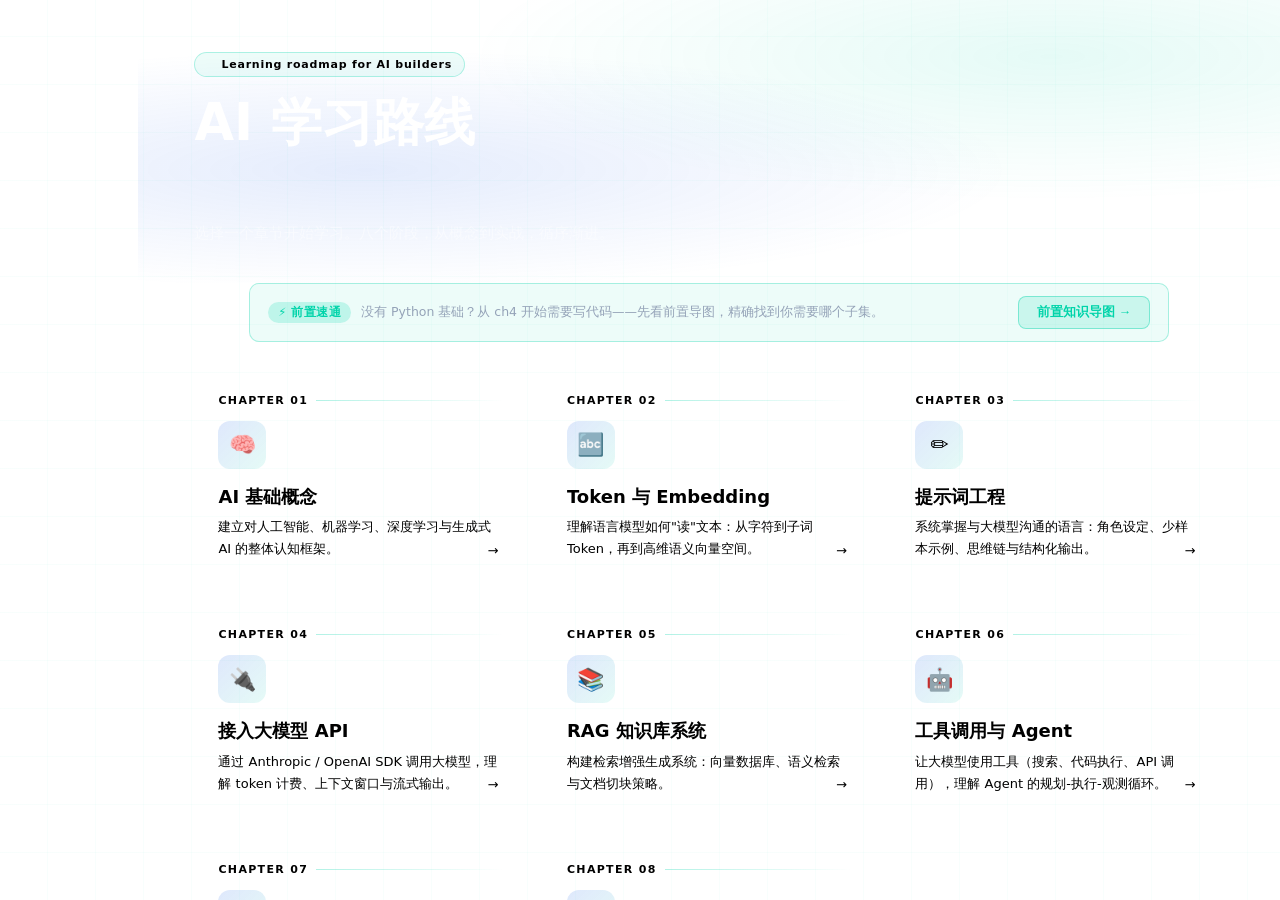
<file: index.html>
<!DOCTYPE html>
<html lang="zh-CN">
<head>
  <meta charset="UTF-8" />
  <meta name="viewport" content="width=device-width, initial-scale=1.0" />
  <title>AI 学习路线 · 从入门到实践</title>
  <link rel="stylesheet" href="assets/styles.css" />
</head>
<body>
<div class="grid-bg"></div>
<div class="app" id="app">

  <!-- TOC toggle button (visible in content view only via CSS) -->
  <button class="toc-toggle-btn" id="tocToggleBtn" title="展开目录" aria-label="切换目录">☰</button>
  <!-- Overlay to close TOC on mobile when tapping content area -->
  <div class="toc-overlay" id="tocOverlay"></div>

  <!-- ══ SIDEBAR ══ -->
  <nav class="sidebar" id="sidebar">
    <button class="back-btn" id="backBtn">返回章节地图</button>
    <div class="toc-chapter" id="tocChapterLabel">本章目录</div>
    <div class="toc-scroll">
      <div id="tocList"></div>
    </div>
  </nav>

  <!-- ══ MAIN ══ -->
  <div class="main-area">

    <!-- MAP VIEW -->
    <div class="map-view" id="mapView">
      <header class="hero">
        <div class="eyebrow"><span></span>Learning roadmap for AI builders</div>
        <h1>AI 学习路线<br><em>从入门到实践</em></h1>
        <p class="hero-sub">选择一个章节开始学习。八个阶段，从概念到实战，循序渐进。</p>
      </header>

      <!-- Python prerequisite banner -->
      <div class="python-prereq-banner">
        <div class="python-prereq-inner">
          <div class="python-prereq-left">
            <span class="python-prereq-badge">⚡ 前置速通</span>
            <span class="python-prereq-text">没有 Python 基础？从 ch4 开始需要写代码——先看前置导图，精确找到你需要哪个子集。</span>
          </div>
          <button class="python-prereq-btn chapter-card" data-chapter="0">前置知识导图 →</button>
        </div>
      </div>

      <div class="chapter-grid" id="chapterGrid">
        <div class="chapter-card" data-chapter="1">
          <div class="card-num">Chapter 01</div>
          <div class="card-icon">🧠</div>
          <div class="card-title">AI 基础概念</div>
          <div class="card-desc">建立对人工智能、机器学习、深度学习与生成式 AI 的整体认知框架。</div>
          <div class="card-arrow">→</div>
        </div>
        <div class="chapter-card" data-chapter="2">
          <div class="card-num">Chapter 02</div>
          <div class="card-icon">🔤</div>
          <div class="card-title">Token 与 Embedding</div>
          <div class="card-desc">理解语言模型如何"读"文本：从字符到子词 Token，再到高维语义向量空间。</div>
          <div class="card-arrow">→</div>
        </div>
        <div class="chapter-card" data-chapter="3">
          <div class="card-num">Chapter 03</div>
          <div class="card-icon">✏️</div>
          <div class="card-title">提示词工程</div>
          <div class="card-desc">系统掌握与大模型沟通的语言：角色设定、少样本示例、思维链与结构化输出。</div>
          <div class="card-arrow">→</div>
        </div>
        <div class="chapter-card" data-chapter="4">
          <div class="card-num">Chapter 04</div>
          <div class="card-icon">🔌</div>
          <div class="card-title">接入大模型 API</div>
          <div class="card-desc">通过 Anthropic / OpenAI SDK 调用大模型，理解 token 计费、上下文窗口与流式输出。</div>
          <div class="card-arrow">→</div>
        </div>
        <div class="chapter-card" data-chapter="5">
          <div class="card-num">Chapter 05</div>
          <div class="card-icon">📚</div>
          <div class="card-title">RAG 知识库系统</div>
          <div class="card-desc">构建检索增强生成系统：向量数据库、语义检索与文档切块策略。</div>
          <div class="card-arrow">→</div>
        </div>
        <div class="chapter-card" data-chapter="6">
          <div class="card-num">Chapter 06</div>
          <div class="card-icon">🤖</div>
          <div class="card-title">工具调用与 Agent</div>
          <div class="card-desc">让大模型使用工具（搜索、代码执行、API 调用），理解 Agent 的规划-执行-观测循环。</div>
          <div class="card-arrow">→</div>
        </div>
        <div class="chapter-card" data-chapter="7">
          <div class="card-num">Chapter 07</div>
          <div class="card-icon">📊</div>
          <div class="card-title">评估</div>
          <div class="card-desc">建立对大模型应用效果的系统性评估方法：自动指标、人工评测与 LLM-as-judge。</div>
          <div class="card-arrow">→</div>
        </div>
        <div class="chapter-card" data-chapter="8">
          <div class="card-num">Chapter 08</div>
          <div class="card-icon">🚀</div>
          <div class="card-title">部署与项目整理</div>
          <div class="card-desc">端到端部署、FastAPI 封装、环境选型；把 ch3→ch7 的工作整理成完整有记录的项目文档。</div>
          <div class="card-arrow">→</div>
        </div>

        <div class="card-group-label">进阶选修 · 造 AI 路线</div>

        <div class="chapter-card elective" data-chapter="21">
          <div class="card-num">选修 21</div>
          <div class="card-icon">💻</div>
          <div class="card-title">编程与数学预备</div>
          <div class="card-desc">补齐 Python、数据处理、线性代数与概率统计等关键基础。</div>
          <div class="card-arrow">→</div>
        </div>
        <div class="chapter-card elective" data-chapter="22">
          <div class="card-num">选修 22</div>
          <div class="card-icon">⚙️</div>
          <div class="card-title">机器学习入门</div>
          <div class="card-desc">理解监督学习、无监督学习、评估指标和经典建模流程。</div>
          <div class="card-arrow">→</div>
        </div>
        <div class="chapter-card elective" data-chapter="23">
          <div class="card-num">选修 23</div>
          <div class="card-icon">🔬</div>
          <div class="card-title">深度学习与 PyTorch</div>
          <div class="card-desc">神经网络、深度学习框架、计算机视觉与自然语言处理实践。</div>
          <div class="card-arrow">→</div>
        </div>
      </div>
    </div><!-- /map-view -->

    <!-- CONTENT VIEW -->
    <div class="content-view" id="contentView">
      <!-- chapter panels are injected here by app.js -->
      <div id="chapter-mount"></div>
    </div><!-- /content-view -->

  </div><!-- /main-area -->
</div><!-- /app -->

<script src="assets/drawer.js"></script>
<script src="assets/term-chip.js"></script>
<script src="assets/llm.js"></script>
<script src="assets/ai-demo.js"></script>
<script src="assets/byok.js"></script>
<script src="assets/tokenizer-demo.js"></script>
<script src="assets/embedding-demo.js"></script>
<script src="assets/rag-demo.js"></script>
<script src="assets/agent-demo.js"></script>
<script src="assets/eval-demo.js"></script>
<script src="assets/task-card.js"></script>
<script src="assets/app.js"></script>
</body>
</html>
</file>
<file: assets/styles.css>
<style>
    :root {
      --accent: #00d4aa;
      --accent-dim: rgba(0,212,170,.18);
      --accent-glow: rgba(0,212,170,.35);
      --blue: #2563eb;
      --blue-glow: rgba(37,99,235,.3);
      --bg: #080c12;
      --bg2: #0d1421;
      --surface: #111827;
      --line: #1e2a38;
      --text: #e8edf5;
      --muted: #6b7a8d;
      --light-bg: #f0f4f8;
      --light-text: #172033;
      --light-muted: #667085;
      --light-line: #dfe6f1;
      --r: 12px;
      --sidebar-w: 252px;
    }
    *, *::before, *::after { box-sizing: border-box; margin: 0; padding: 0; }
    html { scroll-behavior: smooth; }
    body {
      font-family: "Inter","PingFang SC","Microsoft YaHei",system-ui,sans-serif;
      background: var(--bg);
      color: var(--text);
      height: 100vh;
      overflow: hidden;
    }

    /* ══════════════════════════════
       GRID OVERLAY (tech aesthetic)
    ══════════════════════════════ */
    .grid-bg {
      position: fixed; inset: 0; pointer-events: none; z-index: 0;
      background:
        repeating-linear-gradient(0deg,transparent,transparent 47px,rgba(0,212,170,.028) 47px,rgba(0,212,170,.028) 48px),
        repeating-linear-gradient(90deg,transparent,transparent 47px,rgba(0,212,170,.028) 47px,rgba(0,212,170,.028) 48px);
    }

    /* ══════════════════════════════
       APP SHELL
    ══════════════════════════════ */
    .app {
      display: flex;
      height: 100vh;
      position: relative;
      z-index: 1;
    }

    /* ══════════════════════════════
       SIDEBAR (content state only)
    ══════════════════════════════ */
    .sidebar {
      width: var(--sidebar-w);
      min-width: var(--sidebar-w);
      height: 100vh;
      background: var(--bg);
      border-right: 1px solid var(--line);
      display: flex;
      flex-direction: column;
      position: relative;
      z-index: 10;
      transform: translateX(calc(-1 * var(--sidebar-w)));
      opacity: 0;
      transition: transform 420ms cubic-bezier(.22,1,.36,1), opacity 360ms ease;
      pointer-events: none;
    }
    .app.content .sidebar {
      transform: translateX(0);
      opacity: 1;
      pointer-events: auto;
    }

    .sidebar::before {
      content: "";
      position: absolute; inset: 0; pointer-events: none;
      background:
        repeating-linear-gradient(0deg,transparent,transparent 47px,rgba(0,212,170,.025) 47px,rgba(0,212,170,.025) 48px),
        repeating-linear-gradient(90deg,transparent,transparent 47px,rgba(0,212,170,.025) 47px,rgba(0,212,170,.025) 48px);
    }

    .back-btn {
      display: flex; align-items: center; gap: 8px;
      padding: 18px 20px;
      border: none; background: none;
      color: var(--muted); font: inherit; font-size: 12px; font-weight: 700;
      letter-spacing: .08em; text-transform: uppercase;
      cursor: pointer;
      border-bottom: 1px solid var(--line);
      transition: color 160ms;
      position: relative; z-index: 1;
    }
    .back-btn:hover { color: var(--accent); }
    .back-btn::before {
      content: "←";
      font-size: 14px;
    }

    .toc-chapter {
      padding: 14px 20px 6px;
      font-size: 10px; font-weight: 700; letter-spacing: .12em;
      color: var(--muted); text-transform: uppercase;
      position: relative; z-index: 1;
    }

    .toc-scroll {
      flex: 1; overflow-y: auto; padding: 0 12px 24px;
      position: relative; z-index: 1;
    }
    .toc-scroll::-webkit-scrollbar { width: 3px; }
    .toc-scroll::-webkit-scrollbar-thumb { background: rgba(255,255,255,.08); border-radius: 2px; }

    .toc-item {
      display: flex; align-items: center; gap: 8px;
      padding: 7px 10px;
      border-radius: 7px;
      font-size: 12px; color: var(--muted);
      cursor: pointer;
      transition: all 130ms ease;
      border: 1px solid transparent;
      line-height: 1.4;
    }
    .toc-item::before {
      content: "";
      width: 4px; height: 4px; min-width: 4px;
      border-radius: 50%;
      background: currentColor;
      opacity: .3;
      transition: all 130ms ease;
    }
    .toc-item:hover { background: rgba(255,255,255,.04); color: var(--text); }
    .toc-item.active {
      background: var(--accent-dim);
      border-color: rgba(0,212,170,.2);
      color: var(--accent);
    }
    .toc-item.active::before {
      opacity: 1; width: 6px; height: 6px;
      box-shadow: 0 0 6px var(--accent-glow);
    }

    /* ══════════════════════════════
       MAIN AREA
    ══════════════════════════════ */
    .main-area {
      flex: 1;
      height: 100vh;
      position: relative;
      overflow: hidden;
    }

    /* ══════════════════════════════
       MAP VIEW
    ══════════════════════════════ */
    .map-view {
      position: absolute; inset: 0;
      overflow-y: auto;
      transition: opacity 320ms ease, transform 320ms ease;
      transform-origin: center;
    }
    .app.content .map-view {
      opacity: 0;
      transform: scale(.96);
      pointer-events: none;
    }
    .map-view::-webkit-scrollbar { display: none; }

    /* HERO */
    .hero {
      padding: 52px 56px 36px;
      position: relative;
      background: radial-gradient(ellipse at 20% 60%, rgba(37,99,235,.12), transparent 50%),
                  radial-gradient(ellipse at 80% 20%, rgba(0,212,170,.1), transparent 45%);
    }
    .eyebrow {
      display: inline-flex; align-items: center; gap: 8px;
      padding: 5px 12px;
      border: 1px solid rgba(0,212,170,.28);
      border-radius: 999px;
      background: rgba(0,212,170,.07);
      color: var(--accent); font-size: 11px; font-weight: 700; letter-spacing: .07em;
      margin-bottom: 18px;
    }
    .eyebrow span {
      width: 6px; height: 6px; border-radius: 50%;
      background: var(--accent);
      box-shadow: 0 0 8px var(--accent-glow);
      animation: pulse 2s ease-in-out infinite;
      display: inline-block;
    }
    @keyframes pulse { 0%,100%{opacity:1} 50%{opacity:.3} }

    .hero h1 {
      font-size: clamp(32px,4vw,58px);
      font-weight: 900; line-height: 1.08; color: #fff;
      margin-bottom: 14px;
    }
    .hero h1 em {
      font-style: normal;
      background: linear-gradient(120deg, var(--accent) 0%, #3b82f6 60%, #a78bfa 100%);
      -webkit-background-clip: text; -webkit-text-fill-color: transparent;
      background-clip: text;
    }
    .hero-sub {
      color: rgba(255,255,255,.45); font-size: 15px; line-height: 1.8;
      max-width: 580px; margin-bottom: 0;
    }

    /* CHAPTER GRID */
    .chapter-grid {
      display: grid;
      grid-template-columns: repeat(3, 1fr);
      gap: 16px;
      padding: 0 56px 56px;
    }
    .chapter-grid .chapter-card:nth-child(4),
    .chapter-grid .chapter-card:nth-child(5) {
      /* last two center */
    }

    .chapter-card {
      position: relative;
      padding: 28px 24px 24px;
      border: 1px solid var(--line);
      border-radius: var(--r);
      background: var(--surface);
      cursor: pointer;
      overflow: hidden;
      transition: border-color 220ms, box-shadow 220ms, transform 220ms;
    }
    .chapter-card::before {
      content: "";
      position: absolute; inset: 0;
      background: linear-gradient(135deg, rgba(0,212,170,.04), transparent 60%);
      opacity: 0;
      transition: opacity 220ms;
    }
    .chapter-card::after {
      content: "";
      position: absolute;
      inset: 0; border-radius: var(--r);
      box-shadow: inset 0 0 0 1px rgba(0,212,170,.0);
      transition: box-shadow 220ms;
    }
    .chapter-card:hover {
      border-color: rgba(0,212,170,.4);
      box-shadow: 0 0 32px rgba(0,212,170,.12), 0 8px 24px rgba(0,0,0,.3);
      transform: translateY(-3px);
    }
    .chapter-card:hover::before { opacity: 1; }
    .chapter-card:hover::after { box-shadow: inset 0 0 0 1px rgba(0,212,170,.15); }

    /* exit animations */
    .chapter-card.exit-fade {
      animation: cardFadeOut 380ms cubic-bezier(.4,0,.6,1) both;
    }
    .chapter-card.exit-selected {
      animation: cardSelected 380ms cubic-bezier(.4,0,.6,1) both;
    }
    @keyframes cardFadeOut {
      to { opacity: 0; transform: scale(.93) translateY(8px); }
    }
    @keyframes cardSelected {
      0%   { box-shadow: 0 0 0px rgba(0,212,170,0); }
      40%  { box-shadow: 0 0 60px rgba(0,212,170,.5), 0 0 120px rgba(0,212,170,.2); border-color: var(--accent); }
      100% { opacity: 0; transform: scale(1.04); }
    }

    .card-num {
      font-size: 11px; font-weight: 800; letter-spacing: .12em;
      color: var(--accent); text-transform: uppercase;
      margin-bottom: 14px;
      display: flex; align-items: center; gap: 8px;
    }
    .card-num::after {
      content: "";
      flex: 1; height: 1px;
      background: linear-gradient(90deg, rgba(0,212,170,.3), transparent);
    }

    .card-icon {
      width: 48px; height: 48px;
      border-radius: 12px;
      border: 1px solid var(--line);
      background: linear-gradient(135deg, rgba(37,99,235,.15), rgba(0,212,170,.1));
      display: grid; place-items: center;
      font-size: 22px;
      margin-bottom: 16px;
    }

    .card-title {
      font-size: 18px; font-weight: 800;
      color: var(--text); line-height: 1.3;
      margin-bottom: 8px;
    }
    .card-desc {
      font-size: 13px; color: var(--muted); line-height: 1.7;
    }
    .card-arrow {
      position: absolute;
      bottom: 20px; right: 20px;
      width: 28px; height: 28px;
      border-radius: 8px;
      border: 1px solid var(--line);
      display: grid; place-items: center;
      color: var(--muted);
      font-size: 13px;
      transition: all 200ms;
    }
    .chapter-card:hover .card-arrow {
      border-color: var(--accent);
      color: var(--accent);
      background: var(--accent-dim);
    }

    /* group separator */
    .card-group-label {
      grid-column: 1 / -1;
      display: flex; align-items: center; gap: 14px;
      font-size: 11px; font-weight: 800; letter-spacing: .14em;
      color: var(--muted); text-transform: uppercase;
      margin-top: 8px;
    }
    .card-group-label::before,
    .card-group-label::after {
      content: "";
      flex: 1; height: 1px;
      background: var(--line);
    }
    .card-group-label::before { flex: 0 0 0; }

    /* elective cards — slightly dimmed accent */
    .chapter-card.elective .card-num { color: #7dd3c0; }
    .chapter-card.elective:hover {
      border-color: rgba(0,212,170,.25);
      box-shadow: 0 0 20px rgba(0,212,170,.07), 0 6px 18px rgba(0,0,0,.25);
    }

    /* ── BYOK panel ── */
    .byok-panel {
      border: 1px solid var(--line);
      border-radius: 10px;
      padding: 18px;
      background: var(--surface);
    }
    .byok-status {
      display: flex; align-items: center; gap: 8px;
      font-size: 13px; font-weight: 700; color: var(--muted);
    }
    .byok-dot {
      width: 10px; height: 10px; border-radius: 50%;
      flex-shrink: 0;
    }
    .byok-dot--empty  { background: #475569; }
    .byok-dot--active { background: var(--accent); box-shadow: 0 0 6px rgba(0,212,170,.5); }
    .byok-input {
      flex: 1; min-width: 0;
      background: #0f172a; border: 1px solid var(--line); border-radius: 8px;
      padding: 9px 13px; color: var(--text); font-size: 13px;
      font-family: monospace; letter-spacing: .04em;
      outline: none; transition: border-color 180ms;
    }
    .byok-input:focus { border-color: var(--accent); }
    .byok-save-btn {
      background: var(--accent); color: #0a0f1e;
      border: none; border-radius: 8px; padding: 9px 18px;
      font-size: 13px; font-weight: 800; cursor: pointer;
      white-space: nowrap; transition: opacity 160ms;
    }
    .byok-save-btn:hover { opacity: .85; }
    .byok-clear-btn {
      background: transparent; border: 1px solid var(--line);
      border-radius: 8px; padding: 7px 14px;
      font-size: 12px; color: var(--muted); cursor: pointer;
      transition: border-color 160ms, color 160ms;
    }
    .byok-clear-btn:hover { border-color: #ef4444; color: #ef4444; }

    .agent-preset-btn {
      background: transparent; border: 1px solid var(--line);
      border-radius: 8px; padding: 6px 12px;
      color: var(--muted); font-size: 12px; cursor: pointer;
      font-family: inherit; transition: border-color 160ms, color 160ms;
    }
    .agent-preset-btn:hover { border-color: var(--accent); color: var(--accent); }

    .eval-preset-btn {
      display: block; width: 100%; text-align: left;
      background: transparent; border: 1px solid var(--line);
      border-radius: 8px; padding: 8px 14px;
      color: var(--light-muted); font-size: 12px; cursor: pointer;
      font-family: inherit; transition: border-color 160ms, color 160ms, background 160ms;
    }
    .eval-preset-btn:hover { border-color: var(--accent); color: var(--text); background: rgba(0,212,170,.04); }

    /* ══════════════════════════════
       CONTENT VIEW
    ══════════════════════════════ */
    .content-view {
      position: absolute; inset: 0;
      overflow-y: auto;
      background: var(--light-bg);
      opacity: 0;
      transform: translateY(24px);
      pointer-events: none;
      transition: opacity 380ms ease 180ms, transform 420ms cubic-bezier(.22,1,.36,1) 160ms;
    }
    .app.content .content-view {
      opacity: 1;
      transform: translateY(0);
      pointer-events: auto;
    }
    .content-view::-webkit-scrollbar { width: 5px; }
    .content-view::-webkit-scrollbar-thumb { background: rgba(37,99,235,.18); border-radius: 3px; }

    /* Chapter header inside content view */
    .ch-header {
      padding: 36px 48px 28px;
      background: linear-gradient(180deg, #111827 0%, var(--light-bg) 100%);
      border-bottom: 1px solid var(--light-line);
    }
    .ch-badge {
      display: flex; align-items: center; gap: 16px;
      margin-bottom: 10px;
    }
    .ch-big {
      font-size: 56px; font-weight: 900; line-height: 1;
      background: linear-gradient(135deg, var(--accent), #3b82f6);
      -webkit-background-clip: text; -webkit-text-fill-color: transparent;
      background-clip: text;
    }
    .ch-vline { width: 2px; height: 46px; background: linear-gradient(180deg, var(--accent), transparent); opacity: .4; }
    .ch-label { font-size: 10px; font-weight: 700; color: var(--accent); letter-spacing: .12em; text-transform: uppercase; margin-bottom: 4px; }
    .ch-name { font-size: clamp(20px,2.8vw,32px); font-weight: 900; color: #fff; line-height: 1.2; }
    .ch-desc { color: rgba(255,255,255,.5); font-size: 14px; line-height: 1.75; }

    /* Content sections */
    .content-body { padding: 28px 48px 64px; }
    .content-section { margin-bottom: 28px; scroll-margin-top: 16px; }
    .sec-head { display: flex; align-items: center; gap: 10px; margin-bottom: 14px; }
    .sec-ico {
      width: 30px; height: 30px; min-width: 30px;
      border-radius: 7px;
      background: linear-gradient(135deg, rgba(37,99,235,.13), rgba(0,212,170,.13));
      border: 1px solid rgba(0,212,170,.2);
      display: grid; place-items: center;
      font-size: 13px; color: var(--accent);
    }
    .sec-head h3 { font-size: 17px; font-weight: 800; color: var(--light-text); }

    .panel {
      background: #fff; border: 1px solid var(--light-line);
      border-radius: 10px; padding: 18px;
      box-shadow: 0 2px 8px rgba(30,41,59,.04);
    }
    .concept-root {
      padding: 14px 18px; border: 1px solid rgba(37,99,235,.2);
      border-radius: 10px; background: linear-gradient(135deg,#f0f5ff,#f0fbf9);
      margin-bottom: 10px;
    }
    .concept-root strong { display: block; font-size: 15px; margin-bottom: 5px; color: #1d4ed8; }
    .concept-root p { color: var(--light-muted); line-height: 1.7; font-size: 14px; margin: 0; }
    .concept-grid { display: grid; grid-template-columns: repeat(3,1fr); gap: 10px; }
    .concept-child { padding: 13px; border: 1px solid var(--light-line); border-radius: 10px; background: #fff; }
    .concept-child strong { display: block; font-size: 13px; margin-bottom: 4px; }
    .concept-child p { font-size: 13px; color: var(--light-muted); line-height: 1.65; margin: 0; }
    .lesson-grid { display: grid; grid-template-columns: repeat(2,1fr); gap: 10px; }
    .lesson-card {
      padding: 16px; border: 1px solid var(--light-line);
      border-radius: 10px; background: #fff;
      transition: border-color 140ms, box-shadow 140ms;
    }
    .lesson-card:hover { border-color: rgba(0,212,170,.3); box-shadow: 0 4px 14px rgba(0,212,170,.07); }
    .l-ico {
      width: 30px; height: 30px; border-radius: 7px;
      background: linear-gradient(135deg,#eaf1ff,#e6f7f7);
      color: #1d4ed8; font-size: 11px; font-weight: 800;
      display: grid; place-items: center; margin-bottom: 10px;
    }
    .lesson-card strong { display: block; font-size: 13px; margin-bottom: 5px; }
    .lesson-card p { font-size: 13px; color: var(--light-muted); line-height: 1.7; margin: 0; }
    .note-block {
      padding: 13px 16px; border-left: 3px solid var(--accent);
      background: #f0fbf9; border-radius: 0 10px 10px 0;
      color: #1a4a42; line-height: 1.75; font-size: 14px;
    }
    .practice-card {
      background: linear-gradient(135deg,#f0f5ff,#f0fbf9);
      border: 1px solid rgba(37,99,235,.14); border-radius: 10px; padding: 16px;
    }
    .p-row {
      display: grid; grid-template-columns: 62px 1fr;
      gap: 10px; padding: 9px 0;
      border-bottom: 1px solid rgba(37,99,235,.09); align-items: start;
    }
    .p-row:last-child { border-bottom: none; }
    .p-row strong { color: #1d4ed8; font-size: 12px; padding-top: 2px; }
    .p-row span { color: var(--light-muted); line-height: 1.7; font-size: 13px; }
    .placeholder {
      padding: 16px; border: 1px dashed rgba(37,99,235,.3);
      border-radius: 10px; background: #f7faff;
      color: #31527d; line-height: 1.7; font-size: 14px;
    }
    ul.sl { padding-left: 18px; color: var(--light-muted); line-height: 1.8; font-size: 14px; }
    ul.sl li { margin-bottom: 5px; }
    .quiz-list { display: flex; flex-direction: column; gap: 7px; }
    .quiz-item {
      display: flex; gap: 10px; align-items: flex-start;
      padding: 11px 13px; border: 1px solid var(--light-line);
      border-radius: 8px; background: #fafcff; transition: border-color 140ms;
    }
    .quiz-item:hover { border-color: rgba(0,212,170,.28); }
    .quiz-item input { margin-top: 2px; accent-color: var(--accent); }
    .quiz-item label { color: var(--light-muted); font-size: 13px; line-height: 1.6; cursor: pointer; }
    .ref-list { list-style: none; padding: 0; display: grid; gap: 9px; }
    .ref-list li { padding: 13px; border: 1px solid var(--light-line); border-radius: 10px; background: #fff; }
    .ref-list a { color: var(--blue); font-weight: 700; font-size: 13px; display: inline-block; margin-bottom: 3px; text-decoration: none; }
    .ref-list a:hover { text-decoration: underline; }
    .ref-list p { color: var(--light-muted); font-size: 12px; line-height: 1.65; margin: 0; }
    .tag-row { display: flex; gap: 7px; flex-wrap: wrap; margin-top: 14px; }
    .tag {
      padding: 4px 9px; border-radius: 999px;
      background: rgba(0,212,170,.1); color: #007a7a;
      font-size: 11px; font-weight: 700; border: 1px solid rgba(0,212,170,.2);
    }
    .ch-panel { display: none; }
    .ch-panel.active { display: block; }

    /* ── NEW CONTENT COMPONENTS ── */
    .overview-grid { display: grid; grid-template-columns: repeat(3,1fr); gap: 12px; }
    .overview-card { padding: 16px; border: 1px solid var(--light-line); border-radius: 10px; background: #fff; text-align: center; }
    .overview-num { font-size: 26px; font-weight: 900; color: var(--blue); line-height: 1; margin-bottom: 4px; }
    .overview-label { font-size: 12px; color: var(--light-muted); }

    .compare-table { width: 100%; border-collapse: collapse; font-size: 13px; }
    .compare-table th { padding: 10px 14px; background: linear-gradient(135deg,#f0f5ff,#f0fbf9); color: #1d4ed8; font-weight: 800; text-align: left; border-bottom: 2px solid rgba(37,99,235,.2); }
    .compare-table td { padding: 10px 14px; border-bottom: 1px solid var(--light-line); color: var(--light-text); vertical-align: top; line-height: 1.6; font-size: 13px; }
    .compare-table tr:last-child td { border-bottom: none; }
    .compare-table tr:hover td { background: #f8fafc; }
    .compare-table td:first-child { font-weight: 700; color: #1d4ed8; white-space: nowrap; }

    .analogy-box { padding: 14px 16px; border-radius: 10px; background: linear-gradient(135deg,#fff7ed,#fef3c7); border: 1px solid rgba(234,179,8,.25); }
    .analogy-label { font-size: 10px; font-weight: 800; color: #92400e; letter-spacing: .1em; text-transform: uppercase; margin-bottom: 7px; }
    .analogy-text { font-size: 13px; color: #78350f; line-height: 1.75; }

    .key-point { padding: 12px 16px; border-left: 3px solid var(--blue); background: #eff6ff; border-radius: 0 8px 8px 0; color: #1e3a8a; line-height: 1.75; font-size: 13px; margin-bottom: 0; }
    .key-point strong { color: #1d4ed8; }

    .flow-steps { display: flex; flex-direction: column; }
    .flow-step { display: grid; grid-template-columns: 38px 1fr; gap: 14px; align-items: start; padding: 14px 0; border-bottom: 1px solid var(--light-line); }
    .flow-step:last-child { border-bottom: none; }
    .flow-num { width: 34px; height: 34px; border-radius: 50%; background: linear-gradient(135deg,var(--accent),var(--blue)); color: #fff; font-weight: 800; font-size: 13px; display: grid; place-items: center; flex-shrink: 0; margin-top: 2px; }
    .flow-content strong { display: block; font-size: 13px; margin-bottom: 3px; color: var(--light-text); }
    .flow-content p { font-size: 13px; color: var(--light-muted); line-height: 1.65; margin: 0; }

    .risk-grid { display: grid; gap: 10px; }
    .risk-card { padding: 15px 16px; border-radius: 10px; background: #fff; border: 1px solid var(--light-line); border-left: 3px solid #f59e0b; }
    .risk-card.hi { border-left-color: #ef4444; }
    .risk-card.md { border-left-color: #f59e0b; }
    .risk-title { font-size: 14px; font-weight: 800; color: var(--light-text); margin-bottom: 6px; display: flex; align-items: center; gap: 8px; }
    .risk-badge { font-size: 10px; font-weight: 700; padding: 2px 7px; border-radius: 999px; }
    .risk-badge.hi { background: #fef2f2; color: #dc2626; }
    .risk-badge.md { background: #fffbeb; color: #d97706; }
    .risk-body { font-size: 13px; color: var(--light-muted); line-height: 1.7; }
    .risk-example { margin-top: 9px; padding: 9px 11px; background: #f8fafc; border-radius: 7px; font-size: 12px; color: #64748b; line-height: 1.65; }
    .risk-example strong { color: var(--light-text); }

    .quiz-mc { display: grid; gap: 14px; }
    .mc-item { padding: 16px; border: 1px solid var(--light-line); border-radius: 10px; background: #fff; }
    .mc-question { font-size: 14px; font-weight: 700; color: var(--light-text); margin-bottom: 12px; line-height: 1.5; }
    .mc-options { display: grid; gap: 7px; }
    .mc-opt { display: flex; align-items: flex-start; gap: 10px; padding: 9px 12px; border: 1px solid var(--light-line); border-radius: 7px; cursor: pointer; transition: all 140ms; font-size: 13px; color: var(--light-muted); line-height: 1.5; }
    .mc-opt:hover { border-color: rgba(37,99,235,.3); color: var(--light-text); background: #f8fafc; }
    .mc-opt.correct { border-color: #16a34a; background: #f0fdf4; color: #15803d; }
    .mc-opt.wrong { border-color: #dc2626; background: #fef2f2; color: #b91c1c; }
    .mc-opt-label { width: 22px; height: 22px; min-width: 22px; border-radius: 50%; border: 1.5px solid currentColor; display: grid; place-items: center; font-size: 11px; font-weight: 800; opacity: .6; flex-shrink: 0; margin-top: 1px; }
    .mc-explain { margin-top: 10px; padding: 10px 12px; border-radius: 7px; font-size: 13px; line-height: 1.65; display: none; border-left: 3px solid; }

    .glossary { display: grid; gap: 8px; }
    .glossary-item { padding: 11px 14px; border: 1px solid var(--light-line); border-radius: 8px; background: #fff; display: grid; grid-template-columns: 130px 1fr; gap: 12px; align-items: start; }
    .glossary-term { font-size: 13px; font-weight: 800; color: #1d4ed8; line-height: 1.4; }
    .glossary-def { font-size: 13px; color: var(--light-muted); line-height: 1.65; }

    .summary-box { padding: 20px; border-radius: 10px; background: linear-gradient(135deg,#0d1421,#111827); border: 1px solid rgba(0,212,170,.2); }
    .summary-box h4 { color: var(--accent); font-size: 11px; font-weight: 800; letter-spacing: .1em; text-transform: uppercase; margin-bottom: 14px; }
    .summary-list { list-style: none; padding: 0; display: grid; gap: 9px; }
    .summary-list li { display: flex; align-items: flex-start; gap: 10px; font-size: 13px; color: rgba(255,255,255,.72); line-height: 1.65; }
    .summary-list li::before { content: "→"; color: var(--accent); font-weight: 800; flex-shrink: 0; }

    .concept-deep { padding: 14px 16px; border-radius: 10px; border: 1px solid; }
    .concept-deep + .concept-deep { margin-top: 10px; }
    .concept-deep-title { font-size: 14px; font-weight: 800; margin-bottom: 8px; }
    .concept-deep p { font-size: 13px; line-height: 1.7; margin: 0; }

    /* ══════════════════════════════
       TOC TOGGLE
    ══════════════════════════════ */
    /* Extend sidebar transition to include width/min-width for desktop collapse */
    .sidebar {
      transition: transform 420ms cubic-bezier(.22,1,.36,1), opacity 360ms ease,
                  width 360ms ease, min-width 360ms ease, border-right-width 320ms ease;
    }

    /* Toggle button: hidden in map view, shown in content view */
    .toc-toggle-btn {
      display: none;
      position: fixed;
      top: 14px; left: 14px;
      z-index: 300;
      width: 34px; height: 34px;
      border: 1px solid var(--line);
      background: var(--bg2);
      color: var(--muted);
      border-radius: 8px;
      cursor: pointer;
      font-size: 15px;
      align-items: center; justify-content: center;
      transition: color 160ms, border-color 160ms, background 160ms,
                  left 420ms cubic-bezier(.22,1,.36,1);
      flex-shrink: 0;
    }
    .toc-toggle-btn:hover { color: var(--accent); border-color: var(--accent); }
    .app.content .toc-toggle-btn { display: flex; }
    /* When sidebar is visible, shift button to the right of it */
    .app.content:not(.toc-collapsed) .toc-toggle-btn {
      left: calc(var(--sidebar-w) + 8px);
    }

    /* Mobile overlay: darkens content when TOC is open */
    .toc-overlay {
      display: none;
      position: fixed; inset: 0;
      background: rgba(0,0,0,.45);
      z-index: 9;
      cursor: pointer;
    }

    /* ── Desktop collapse (≥901px): shrink sidebar out of flow ── */
    @media (min-width: 901px) {
      .app.content.toc-collapsed .sidebar {
        width: 0;
        min-width: 0;
        border-right-width: 0;
        opacity: 0;
        pointer-events: none;
        /* transform stays at 0 — it's already in-flow at this breakpoint */
      }
    }

    /* ══════════════════════════════
       RESPONSIVE
    ══════════════════════════════ */
    @media (max-width: 900px) {
      .chapter-grid { grid-template-columns: 1fr 1fr; padding: 0 24px 40px; gap: 12px; }
      .hero { padding: 36px 24px 24px; }
      .ch-header, .content-body { padding-left: 20px; padding-right: 20px; }
      .concept-grid, .lesson-grid { grid-template-columns: 1fr; }
      .p-row { grid-template-columns: 1fr; gap: 3px; }
      .sidebar { position: fixed; transform: translateX(-300px); }
      .app.content .sidebar { transform: translateX(0); }
      .content-view { left: 0 !important; }
      /* Collapsed on mobile: force sidebar off-screen even in content view */
      .app.content.toc-collapsed .sidebar {
        transform: translateX(-300px) !important;
        opacity: 0 !important;
        pointer-events: none !important;
      }
      /* Show dark overlay when TOC is open on mobile */
      .app.content:not(.toc-collapsed) .toc-overlay { display: block; }
      /* TOC open: sidebar is above overlay (z-index already 10) */
      .app.content:not(.toc-collapsed) .sidebar { z-index: 20; }
    }
    @media (max-width: 540px) {
      .chapter-grid { grid-template-columns: 1fr; }
    }

    /* ── concept-drawer ── */
    .concept-drawer {
      border: 1px solid var(--line);
      border-radius: var(--r);
      overflow: hidden;
      margin: 12px 0;
      background: var(--bg2);
    }
    /* always-visible top layer */
    .drawer-surface {
      padding: 14px 16px;
      font-size: 14px;
      line-height: 1.7;
      color: var(--text);
      border-bottom: 1px solid var(--line);
    }
    /* toggle button (injected by JS before each collapsible layer) */
    .cd-toggle {
      width: 100%;
      display: flex;
      align-items: center;
      gap: 8px;
      padding: 10px 16px;
      background: none;
      border: none;
      border-top: 1px solid var(--line);
      cursor: pointer;
      color: var(--accent);
      font: 600 13px/1 inherit;
      text-align: left;
      transition: background .15s;
      outline-offset: 2px;
    }
    .cd-toggle:first-of-type { border-top: none; }
    .cd-toggle:hover  { background: rgba(0,212,170,.06); }
    .cd-toggle:focus-visible { outline: 2px solid var(--accent); }
    .cd-chevron { display: inline-block; width: 10px; }
    /* collapsible content layers */
    .drawer-mechanism,
    .drawer-sources {
      padding: 12px 16px 14px;
      font-size: 13px;
      line-height: 1.75;
      color: var(--light-muted);
      border-top: 1px solid var(--line);
    }
    .drawer-sources {
      display: flex;
      flex-direction: column;
      gap: 6px;
    }
    .drawer-sources a {
      color: var(--accent);
      text-decoration: none;
      font-size: 13px;
    }
    .drawer-sources a:hover { text-decoration: underline; }

    /* ── hook-story ── */
    .hook-story {
      background: linear-gradient(135deg,#fffbeb,#fef3c7);
      border: 1px solid #fde68a;
      border-left: 4px solid #f59e0b;
      border-radius: var(--r);
      padding: 18px 20px;
      display: grid;
      gap: 10px;
    }
    .hook-label {
      font-size: 11px;
      font-weight: 800;
      letter-spacing: .1em;
      text-transform: uppercase;
      color: #92400e;
    }
    .hook-story p { font-size: 14px; line-height: 1.8; color: #451a03; margin: 0; }
    .hook-question {
      font-size: 13.5px;
      font-weight: 700;
      color: #b45309;
      padding-top: 4px;
      border-top: 1px solid rgba(245,158,11,.3);
    }

    /* ── term-chip ── */
    .term-chip {
      display: inline;
      border-bottom: 1.5px dashed var(--accent);
      cursor: help;
      color: inherit;
      transition: color .15s;
    }
    .term-chip:hover, .term-chip:focus { color: var(--accent); outline: none; }
    .chip-tooltip {
      position: absolute;
      z-index: 9999;
      max-width: 300px;
      background: var(--bg2);
      color: var(--text);
      border: 1px solid var(--accent);
      border-radius: 8px;
      padding: 8px 12px;
      font-size: 12.5px;
      line-height: 1.65;
      box-shadow: 0 4px 20px rgba(0,0,0,.5);
      pointer-events: none;
    }

    /* ── ai-demo ── */
    .ai-demo {
      border: 1px solid var(--line);
      border-radius: var(--r);
      background: var(--bg2);
      padding: 16px;
      display: grid;
      gap: 10px;
    }
    .demo-label {
      font-size: 11px;
      font-weight: 800;
      letter-spacing: .1em;
      text-transform: uppercase;
      color: var(--muted);
    }
    .demo-prompt {
      font-size: 13px;
      line-height: 1.65;
      color: var(--text);
      background: rgba(255,255,255,.04);
      border: 1px solid rgba(255,255,255,.08);
      border-radius: 6px;
      padding: 10px 12px;
      font-family: inherit;
    }
    .demo-run {
      align-self: start;
      padding: 8px 18px;
      background: var(--accent-dim);
      border: 1px solid var(--accent);
      border-radius: 6px;
      color: var(--accent);
      font: 700 13px/1 inherit;
      cursor: pointer;
      transition: background .15s;
      width: fit-content;
    }
    .demo-run:hover { background: rgba(0,212,170,.3); }
    .demo-output {
      font-size: 13px;
      line-height: 1.7;
      border-radius: 6px;
      overflow: hidden;
    }
    .demo-pending {
      padding: 12px 14px;
      background: rgba(255,255,255,.03);
      border: 1px dashed rgba(255,255,255,.12);
      border-radius: 6px;
      color: var(--muted);
      font-size: 13px;
      line-height: 1.7;
    }

    /* ── Token demo ──────────────────────────────────────────── */
    .tok-bubble {
      display: inline-block;
      padding: 3px 7px;
      border-radius: 5px;
      font-family: monospace;
      font-size: 13px;
      border: 1px solid rgba(0,0,0,.07);
      color: #1e293b;
    }
    .td-placeholder { font-size: 12px; color: var(--light-muted, #94a3b8); }
    .tok-example-btn:hover { background: var(--accent-dim) !important; border-color: var(--accent) !important; color: var(--accent) !important; }

    /* ── Embedding demo ──────────────────────────────────────── */
    .analogy-row {
      display: flex;
      align-items: center;
      gap: 10px;
      padding: 6px 0;
      font-size: 14px;
    }
    .analogy-rank {
      font-size: 11px;
      font-weight: 700;
      color: var(--light-muted, #94a3b8);
      width: 24px;
    }
    .analogy-sim {
      margin-left: auto;
      font-size: 12px;
      color: var(--accent);
      font-weight: 700;
    }

    /* ── Python prereq banner ─────────────────────────────────── */
    .python-prereq-banner {
      max-width: 960px;
      margin: 0 auto 24px;
      padding: 0 20px;
    }
    .python-prereq-inner {
      display: flex;
      align-items: center;
      justify-content: space-between;
      gap: 16px;
      padding: 12px 18px;
      background: rgba(0,212,170,.07);
      border: 1px solid rgba(0,212,170,.3);
      border-radius: 10px;
    }
    .python-prereq-left {
      display: flex;
      align-items: center;
      gap: 10px;
      flex-wrap: wrap;
    }
    .python-prereq-badge {
      background: rgba(0,212,170,.2);
      color: var(--accent, #00d4aa);
      font-size: 11.5px;
      font-weight: 800;
      letter-spacing: .04em;
      padding: 3px 10px;
      border-radius: 20px;
      white-space: nowrap;
    }
    .python-prereq-text {
      font-size: 12.5px;
      color: var(--light-muted, #94a3b8);
    }
    .python-prereq-btn {
      flex-shrink: 0;
      padding: 7px 18px;
      background: rgba(0,212,170,.15);
      border: 1px solid rgba(0,212,170,.4);
      border-radius: 8px;
      color: var(--accent, #00d4aa);
      font-size: 12.5px;
      font-weight: 700;
      cursor: pointer;
      transition: background .2s;
      /* override chapter-card styles */
      display: inline-block !important;
      width: auto !important;
      min-width: 0 !important;
      min-height: 0 !important;
    }
    .python-prereq-btn:hover {
      background: rgba(0,212,170,.25);
    }

    /* ── JIT Python hint ──────────────────────────────────────── */
    .python-jit-hint {
      display: flex;
      align-items: flex-start;
      gap: 10px;
      padding: 10px 14px;
      background: rgba(0,212,170,.06);
      border: 1px dashed rgba(0,212,170,.3);
      border-radius: 8px;
      font-size: 12px;
      color: var(--light-muted, #94a3b8);
      margin-bottom: 12px;
    }
    .python-jit-hint .jit-icon { font-size: 14px; flex-shrink: 0; margin-top: 1px; }
    .python-jit-hint strong { color: var(--accent, #00d4aa); }

    /* ── Prereq map nodes ─────────────────────────────────────── */
    .prereq-node {
      padding: 14px 16px;
      border-radius: 10px;
      border: 1px solid;
      display: flex;
      flex-direction: column;
      gap: 7px;
    }
    .prereq-node--app {
      background: rgba(0,212,170,.05);
      border-color: rgba(0,212,170,.25);
    }
    .prereq-node--train {
      background: rgba(100,116,139,.06);
      border-color: rgba(100,116,139,.22);
    }
    .prereq-node-title {
      font-size: 13px;
      font-weight: 800;
      color: var(--light, #f1f5f9);
    }
    .prereq-node-when {
      font-size: 11.5px;
      color: var(--light-muted, #94a3b8);
      font-style: italic;
    }
    .prereq-node-subset {
      font-size: 12px;
      color: var(--light-muted, #94a3b8);
      line-height: 1.6;
    }
    .prereq-node-skip {
      font-size: 11.5px;
      color: #64748b;
      line-height: 1.5;
    }
    .prereq-need {
      display: inline-block;
      font-size: 10.5px;
      font-weight: 700;
      padding: 1px 7px;
      border-radius: 4px;
      background: rgba(0,212,170,.18);
      color: var(--accent, #00d4aa);
      margin-right: 4px;
      letter-spacing: .02em;
    }
    .prereq-skip {
      display: inline-block;
      font-size: 10.5px;
      font-weight: 700;
      padding: 1px 7px;
      border-radius: 4px;
      background: rgba(239,68,68,.12);
      color: #f87171;
      margin-right: 4px;
    }
    .prereq-node-links {
      display: flex;
      flex-wrap: wrap;
      gap: 6px;
      margin-top: 2px;
    }
    .prereq-link {
      display: inline-block;
      font-size: 11.5px;
      padding: 3px 10px;
      border-radius: 5px;
      background: rgba(0,212,170,.1);
      border: 1px solid rgba(0,212,170,.28);
      color: var(--accent, #00d4aa);
      text-decoration: none;
      transition: background .18s;
      white-space: nowrap;
    }
    .prereq-link:hover { background: rgba(0,212,170,.22); }
    .prereq-link--train {
      background: rgba(100,116,139,.12);
      border-color: rgba(100,116,139,.28);
      color: #94a3b8;
    }
    .prereq-link--train:hover { background: rgba(100,116,139,.22); }

    /* ── Task card (动手任务卡) ──────────────────────────────── */
    .task-card {
      border: 1.5px solid rgba(245,158,11,.4);
      border-radius: 12px;
      overflow: hidden;
      background: rgba(245,158,11,.04);
    }
    .task-card-head {
      display: flex;
      align-items: center;
      gap: 10px;
      padding: 10px 16px;
      background: rgba(245,158,11,.09);
      border-bottom: 1px solid rgba(245,158,11,.25);
      flex-wrap: wrap;
    }
    .task-badge {
      display: inline-block;
      font-size: 11px;
      font-weight: 800;
      letter-spacing: .05em;
      padding: 2px 9px;
      border-radius: 20px;
      background: rgba(245,158,11,.25);
      color: #fbbf24;
      white-space: nowrap;
    }
    .task-card-title {
      font-size: 13.5px;
      font-weight: 800;
      color: var(--light, #f1f5f9);
    }
    .task-card-file {
      font-size: 11.5px;
      color: var(--light-muted, #94a3b8);
      margin-left: auto;
      white-space: nowrap;
    }
    .task-card-body {
      padding: 14px 16px;
      display: flex;
      flex-direction: column;
      gap: 10px;
    }
    .task-what {
      font-size: 13px;
      color: var(--light-muted, #94a3b8);
      line-height: 1.7;
    }
    .task-io {
      display: grid;
      grid-template-columns: auto 1fr;
      gap: 4px 10px;
      font-size: 12px;
      color: var(--light-muted, #94a3b8);
      padding: 8px 12px;
      background: rgba(0,0,0,.2);
      border-radius: 6px;
    }
    .task-io-label {
      font-weight: 700;
      color: #94a3b8;
      white-space: nowrap;
    }
    .task-hints {
      display: flex;
      flex-direction: column;
      gap: 5px;
    }
    .task-hint {
      font-size: 12.5px;
      color: var(--light-muted, #94a3b8);
      padding: 6px 10px;
      background: rgba(59,130,246,.07);
      border-left: 3px solid rgba(59,130,246,.4);
      border-radius: 0 5px 5px 0;
      line-height: 1.6;
    }
    .task-hint code {
      background: rgba(0,0,0,.3);
      padding: 1px 5px;
      border-radius: 3px;
      font-family: monospace;
      font-size: 11.5px;
    }
    .task-answer-toggle {
      align-self: flex-start;
      margin-top: 2px;
      padding: 6px 14px;
      font-size: 12.5px;
      font-weight: 700;
      border: 1px solid rgba(245,158,11,.4);
      border-radius: 7px;
      background: transparent;
      color: #fbbf24;
      cursor: pointer;
      transition: background .18s;
      display: flex;
      align-items: center;
      gap: 6px;
    }
    .task-answer-toggle:hover { background: rgba(245,158,11,.1); }
    .task-answer-toggle.open { color: #94a3b8; border-color: rgba(100,116,139,.3); }
    .task-toggle-arrow { font-size: 10px; }
    .task-answer {
      border-top: 1px solid rgba(245,158,11,.2);
      margin-top: 4px;
    }
    .task-answer pre {
      margin: 0;
      background: #1e293b;
      color: #e2e8f0;
      padding: 14px 16px;
      font-size: 12px;
      line-height: 1.75;
      overflow-x: auto;
    }
    .task-ref-badge {
      display: inline-flex;
      align-items: center;
      gap: 6px;
      font-size: 11px;
      font-weight: 700;
      padding: 2px 9px;
      border-radius: 20px;
      background: rgba(100,116,139,.15);
      color: #94a3b8;
      white-space: nowrap;
    }
</file>
